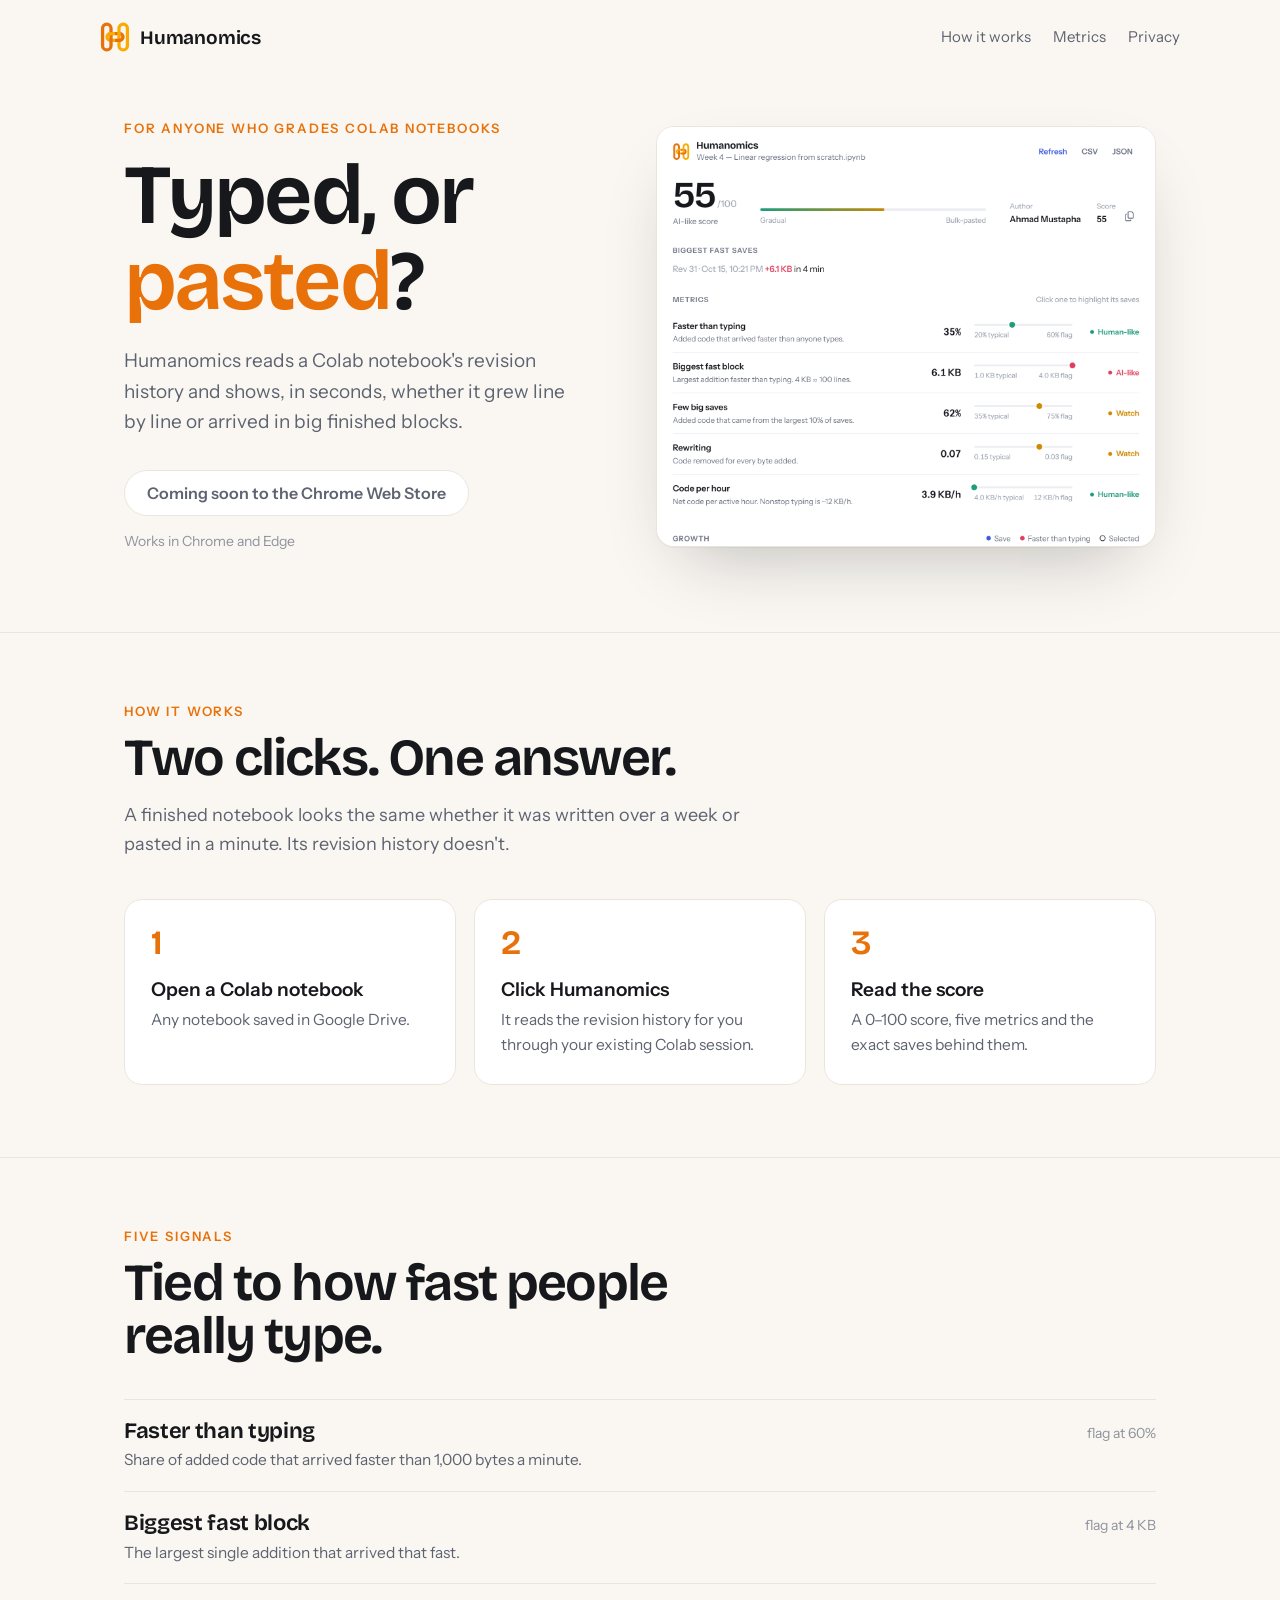
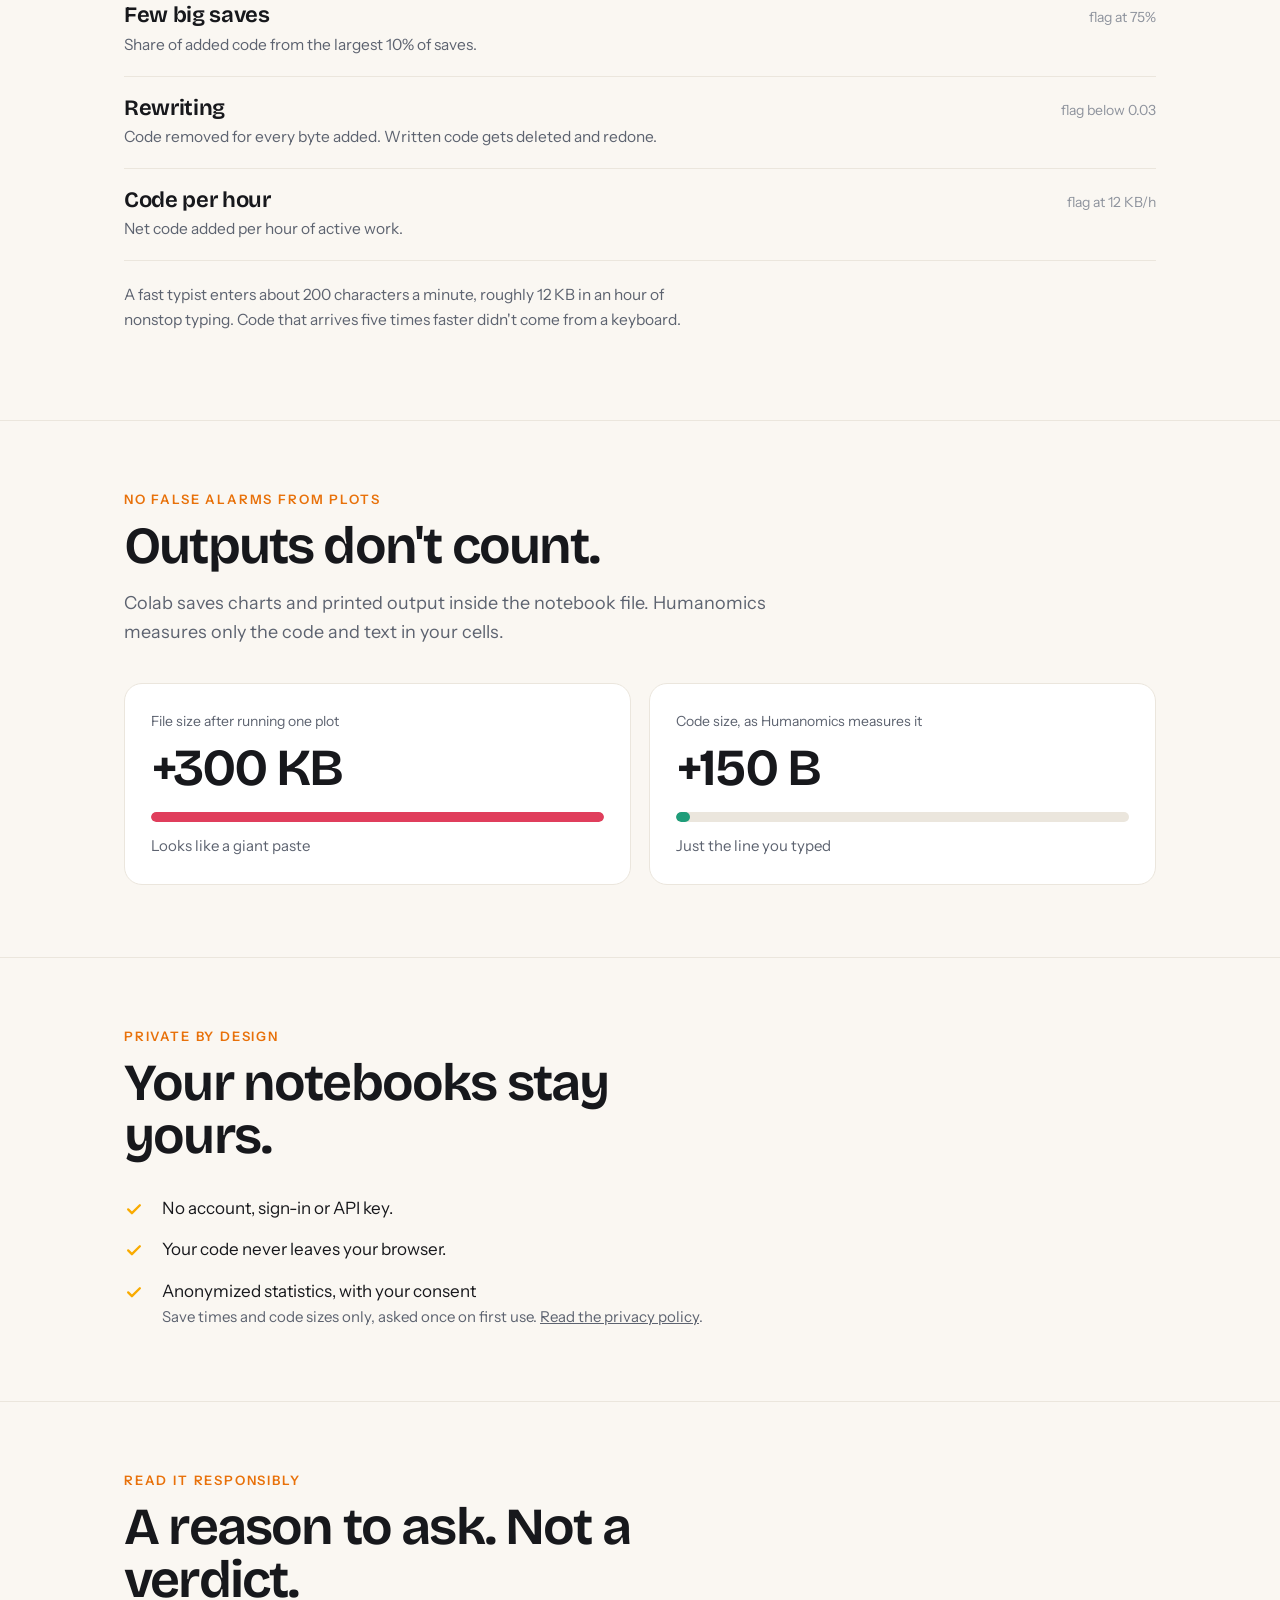
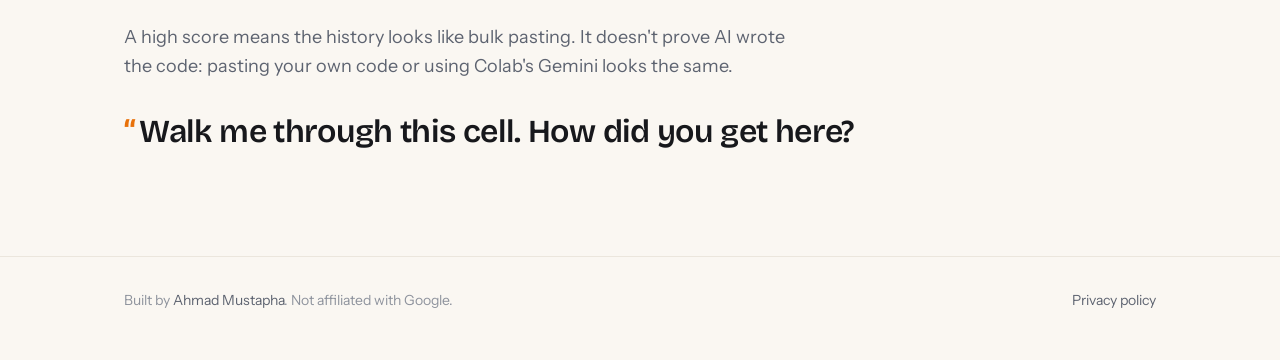
<file: index.html>
<!doctype html>
<html lang="en">
<head>
<meta charset="utf-8">
<meta name="viewport" content="width=device-width, initial-scale=1">
<title>Humanomics · Typed, or pasted?</title>
<meta name="description" content="Humanomics is a browser extension that reads a Google Colab notebook's revision history and scores how much of it looks like bulk-pasted code.">
<meta property="og:title" content="Humanomics · Typed, or pasted?">
<meta property="og:description" content="See how a Colab notebook was really written. A 0–100 score from its revision history, in seconds.">
<meta property="og:image" content="assets/dashboard.png">
<link rel="icon" href="assets/icon32.png">
<link rel="stylesheet" href="site.css">
</head>
<body>

<header class="wrap nav">
  <a class="brand" href="./"><img src="assets/logo.svg" width="30" height="30" alt="">Humanomics</a>
  <nav class="nav-links">
    <a href="#how">How it works</a>
    <a href="#metrics">Metrics</a>
    <a href="privacy.html">Privacy</a>
  </nav>
</header>

<main>
  <div class="wrap hero">
    <div>
      <div class="kicker">For anyone who grades Colab notebooks</div>
      <h1 class="display">Typed, or <span class="accent">pasted</span>?</h1>
      <p>Humanomics reads a Colab notebook's revision history and shows, in seconds, whether it grew line by line or arrived in big finished blocks.</p>
      <div class="cta">
        <span class="btn soon">Coming soon to the Chrome Web Store</span>
        <small>Works in Chrome and Edge</small>
      </div>
    </div>
    <div class="shot">
      <picture>
        <source srcset="assets/dashboard-dark.png" media="(prefers-color-scheme: dark)">
        <img src="assets/dashboard.png" alt="The Humanomics dashboard: a score of 55 out of 100, five metrics and a growth chart">
      </picture>
    </div>
  </div>

  <section id="how">
    <div class="wrap">
      <div class="kicker">How it works</div>
      <h2 class="display">Two clicks. One answer.</h2>
      <p class="lead">A finished notebook looks the same whether it was written over a week or pasted in a minute. Its revision history doesn't.</p>
      <div class="steps">
        <div class="step"><b>1</b><h3>Open a Colab notebook</h3><p>Any notebook saved in Google Drive.</p></div>
        <div class="step"><b>2</b><h3>Click Humanomics</h3><p>It reads the revision history for you through your existing Colab session.</p></div>
        <div class="step"><b>3</b><h3>Read the score</h3><p>A 0–100 score, five metrics and the exact saves behind them.</p></div>
      </div>
    </div>
  </section>

  <section id="metrics">
    <div class="wrap">
      <div class="kicker">Five signals</div>
      <h2 class="display">Tied to how fast people really type.</h2>
      <div class="metrics">
        <div class="metric"><div><h3>Faster than typing</h3><p>Share of added code that arrived faster than 1,000 bytes a minute.</p></div><span>flag at 60%</span></div>
        <div class="metric"><div><h3>Biggest fast block</h3><p>The largest single addition that arrived that fast.</p></div><span>flag at 4 KB</span></div>
        <div class="metric"><div><h3>Few big saves</h3><p>Share of added code from the largest 10% of saves.</p></div><span>flag at 75%</span></div>
        <div class="metric"><div><h3>Rewriting</h3><p>Code removed for every byte added. Written code gets deleted and redone.</p></div><span>flag below 0.03</span></div>
        <div class="metric"><div><h3>Code per hour</h3><p>Net code added per hour of active work.</p></div><span>flag at 12 KB/h</span></div>
      </div>
      <p class="note">A fast typist enters about 200 characters a minute, roughly 12 KB in an hour of nonstop typing. Code that arrives five times faster didn't come from a keyboard.</p>
    </div>
  </section>

  <section>
    <div class="wrap">
      <div class="kicker">No false alarms from plots</div>
      <h2 class="display">Outputs don't count.</h2>
      <p class="lead">Colab saves charts and printed output inside the notebook file. Humanomics measures only the code and text in your cells.</p>
      <div class="split">
        <div class="card">
          <div class="lbl">File size after running one plot</div>
          <div class="num">+300 KB</div>
          <div class="bar"><i style="width:100%;background:var(--red)"></i></div>
          <div class="tag">Looks like a giant paste</div>
        </div>
        <div class="card">
          <div class="lbl">Code size, as Humanomics measures it</div>
          <div class="num">+150 B</div>
          <div class="bar"><i style="width:3%;background:var(--green)"></i></div>
          <div class="tag">Just the line you typed</div>
        </div>
      </div>
    </div>
  </section>

  <section>
    <div class="wrap">
      <div class="kicker">Private by design</div>
      <h2 class="display">Your notebooks stay yours.</h2>
      <ul class="checks">
        <li><svg width="20" height="20" viewBox="0 0 24 24" fill="none" stroke="#f9ab00" stroke-width="2.8" stroke-linecap="round" stroke-linejoin="round" aria-hidden="true"><path d="M5 12.5l4.5 4.5L19 7.5"/></svg><span>No account, sign-in or API key.</span></li>
        <li><svg width="20" height="20" viewBox="0 0 24 24" fill="none" stroke="#f9ab00" stroke-width="2.8" stroke-linecap="round" stroke-linejoin="round" aria-hidden="true"><path d="M5 12.5l4.5 4.5L19 7.5"/></svg><span>Your code never leaves your browser.</span></li>
        <li><svg width="20" height="20" viewBox="0 0 24 24" fill="none" stroke="#f9ab00" stroke-width="2.8" stroke-linecap="round" stroke-linejoin="round" aria-hidden="true"><path d="M5 12.5l4.5 4.5L19 7.5"/></svg><span>Anonymized statistics, with your consent<small>Save times and code sizes only, asked once on first use. <a href="privacy.html">Read the privacy policy</a>.</small></span></li>
      </ul>
    </div>
  </section>

  <section>
    <div class="wrap">
      <div class="kicker">Read it responsibly</div>
      <h2 class="display">A reason to ask. Not a verdict.</h2>
      <p class="lead">A high score means the history looks like bulk pasting. It doesn't prove AI wrote the code: pasting your own code or using Colab's Gemini looks the same.</p>
      <p class="quote">Walk me through this cell. How did you get here?</p>
    </div>
  </section>
</main>

<footer>
  <div class="wrap">
    <span>Built by <a href="https://www.linkedin.com/in/ahmad-mustapha-ml" target="_blank" rel="noopener noreferrer">Ahmad Mustapha</a>. Not affiliated with Google.</span>
    <nav><a href="privacy.html">Privacy policy</a></nav>
  </div>
</footer>

</body>
</html>
</file>
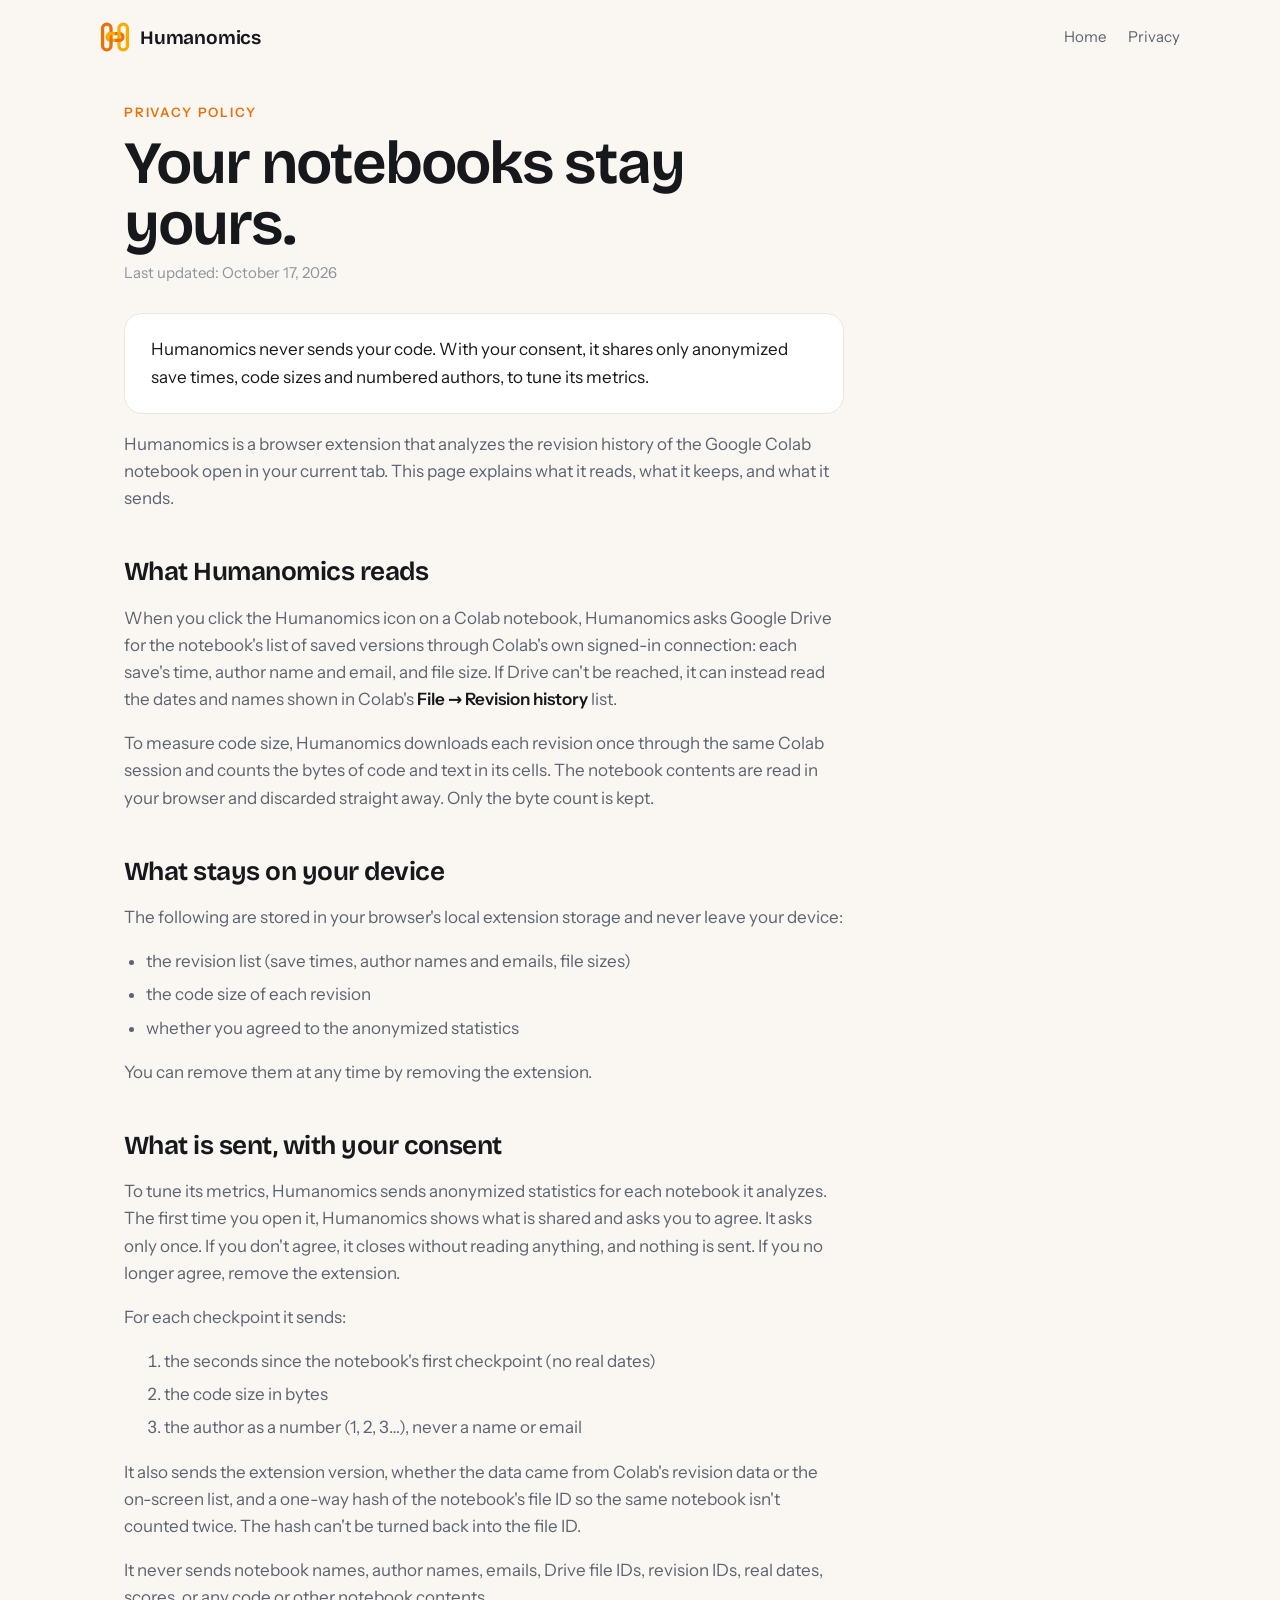
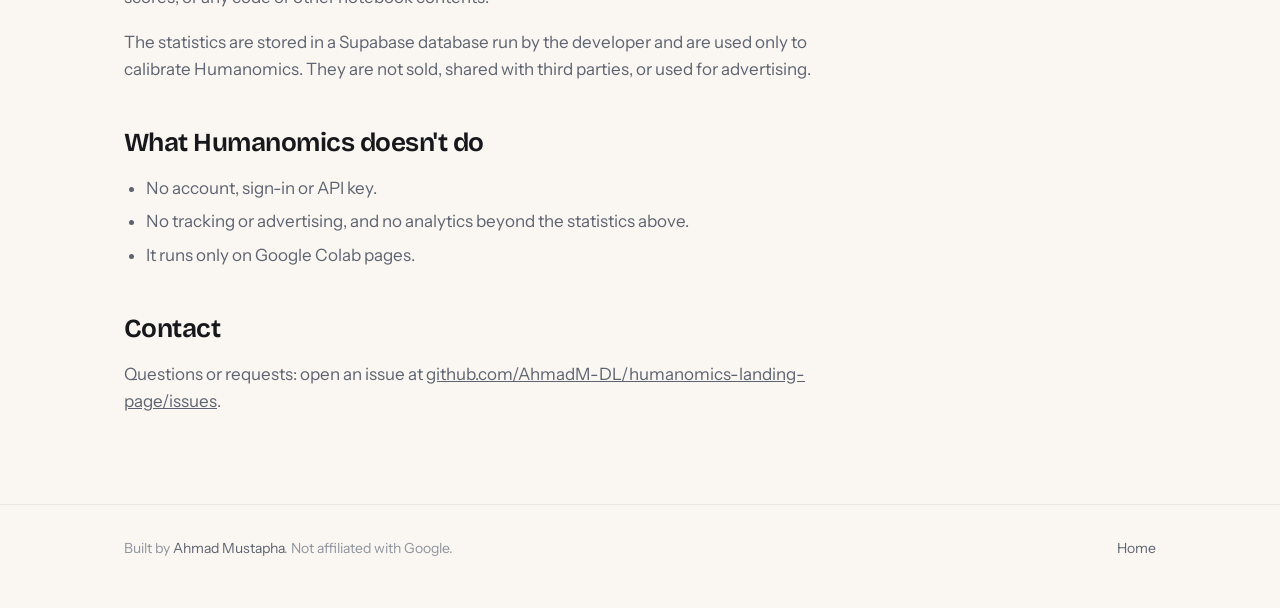
<file: privacy.html>
<!doctype html>
<html lang="en">
<head>
<meta charset="utf-8">
<meta name="viewport" content="width=device-width, initial-scale=1">
<title>Humanomics privacy policy</title>
<meta name="description" content="What the Humanomics browser extension reads, what it keeps on your device, and what it sends.">
<link rel="icon" href="assets/icon32.png">
<link rel="stylesheet" href="site.css">
</head>
<body>

<header class="wrap nav">
  <a class="brand" href="./"><img src="assets/logo.svg" width="30" height="30" alt="">Humanomics</a>
  <nav class="nav-links"><a href="./">Home</a><a href="privacy.html" aria-current="page">Privacy</a></nav>
</header>

<main class="wrap">
  <article class="doc">
    <div class="kicker">Privacy policy</div>
    <h1 class="display">Your notebooks stay yours.</h1>
    <p class="updated">Last updated: October 17, 2026</p>

    <div class="summary"><p>Humanomics never sends your code. With your consent, it shares only anonymized save times, code sizes and numbered authors, to tune its metrics.</p></div>

    <p>Humanomics is a browser extension that analyzes the revision history of the Google Colab notebook open in your current tab. This page explains what it reads, what it keeps, and what it sends.</p>

    <h2>What Humanomics reads</h2>
    <p>When you click the Humanomics icon on a Colab notebook, Humanomics asks Google Drive for the notebook's list of saved versions through Colab's own signed-in connection: each save's time, author name and email, and file size. If Drive can't be reached, it can instead read the dates and names shown in Colab's <strong>File → Revision history</strong> list.</p>
    <p>To measure code size, Humanomics downloads each revision once through the same Colab session and counts the bytes of code and text in its cells. The notebook contents are read in your browser and discarded straight away. Only the byte count is kept.</p>

    <h2>What stays on your device</h2>
    <p>The following are stored in your browser's local extension storage and never leave your device:</p>
    <ul>
      <li>the revision list (save times, author names and emails, file sizes)</li>
      <li>the code size of each revision</li>
      <li>whether you agreed to the anonymized statistics</li>
    </ul>
    <p>You can remove them at any time by removing the extension.</p>

    <h2>What is sent, with your consent</h2>
    <p>To tune its metrics, Humanomics sends anonymized statistics for each notebook it analyzes. The first time you open it, Humanomics shows what is shared and asks you to agree. It asks only once. If you don't agree, it closes without reading anything, and nothing is sent. If you no longer agree, remove the extension.</p>
    <p>For each checkpoint it sends:</p>
    <ol>
      <li>the seconds since the notebook's first checkpoint (no real dates)</li>
      <li>the code size in bytes</li>
      <li>the author as a number (1, 2, 3…), never a name or email</li>
    </ol>
    <p>It also sends the extension version, whether the data came from Colab's revision data or the on-screen list, and a one-way hash of the notebook's file ID so the same notebook isn't counted twice. The hash can't be turned back into the file ID.</p>
    <p>It never sends notebook names, author names, emails, Drive file IDs, revision IDs, real dates, scores, or any code or other notebook contents.</p>
    <p>The statistics are stored in a Supabase database run by the developer and are used only to calibrate Humanomics. They are not sold, shared with third parties, or used for advertising.</p>

    <h2>What Humanomics doesn't do</h2>
    <ul>
      <li>No account, sign-in or API key.</li>
      <li>No tracking or advertising, and no analytics beyond the statistics above.</li>
      <li>It runs only on Google Colab pages.</li>
    </ul>

    <h2>Contact</h2>
    <p>Questions or requests: open an issue at <a href="https://github.com/AhmadM-DL/humanomics-landing-page/issues">github.com/AhmadM-DL/humanomics-landing-page/issues</a>.</p>
  </article>
</main>

<footer>
  <div class="wrap">
    <span>Built by <a href="https://www.linkedin.com/in/ahmad-mustapha-ml" target="_blank" rel="noopener noreferrer">Ahmad Mustapha</a>. Not affiliated with Google.</span>
    <nav><a href="./">Home</a></nav>
  </div>
</footer>

</body>
</html>
</file>
<file: site.css>
@font-face { font-family: "Bricolage Grotesque"; src: url("assets/bricolage-grotesque-latin-wght-normal.woff2") format("woff2"); font-weight: 200 800; font-display: swap; }
@font-face { font-family: "Instrument Sans"; src: url("assets/instrument-sans-latin-400-normal.woff2") format("woff2"); font-weight: 400; font-display: swap; }
@font-face { font-family: "Instrument Sans"; src: url("assets/instrument-sans-latin-600-normal.woff2") format("woff2"); font-weight: 600; font-display: swap; }

:root {
  --bg: #faf7f2;
  --card: #ffffff;
  --ink: #17181c;
  --ink-2: #5d6370;
  --ink-3: #8e939d;
  --rule: #ebe6dd;
  --orange: #e8710a;
  --amber: #f9ab00;
  --blue: #3b5bdb;
  --red: #e03e5c;
  --green: #1f9d7a;
  --shadow: 0 1px 0 rgba(23,24,28,.04), 0 30px 70px -30px rgba(23,24,28,.3);
  --display: "Bricolage Grotesque", system-ui, sans-serif;
  --text: "Instrument Sans", system-ui, -apple-system, "Segoe UI", sans-serif;
  color-scheme: light;
}
@media (prefers-color-scheme: dark) {
  :root {
    --bg: #111317; --card: #181b20; --ink: #eef0f3; --ink-2: #a6acb6; --ink-3: #7b818c;
    --rule: #262a31; --orange: #ff8a2a; --blue: #8ea2ff; --red: #ff7a90; --green: #4fd1a8;
    --shadow: 0 30px 70px -30px rgba(0,0,0,.7);
    color-scheme: dark;
  }
}

* { box-sizing: border-box; }
html { -webkit-text-size-adjust: 100%; }
body { margin: 0; background: var(--bg); color: var(--ink); font: 400 17px/1.6 var(--text); -webkit-font-smoothing: antialiased; }
a { color: inherit; }
img { max-width: 100%; display: block; }
.wrap { max-width: 1080px; margin: 0 auto; padding: 0 24px; }
.display { font-family: var(--display); font-weight: 650; letter-spacing: -0.035em; line-height: 1.02; }
.accent { color: var(--orange); }
.kicker { font: 600 13px/1 var(--text); letter-spacing: .14em; text-transform: uppercase; color: var(--orange); }
:focus-visible { outline: 2px solid var(--blue); outline-offset: 3px; border-radius: 6px; }

/* nav */
.nav { display: flex; align-items: center; justify-content: space-between; gap: 16px; padding: 22px 0; }
.brand { display: flex; align-items: center; gap: 10px; font: 650 19px/1 var(--display); letter-spacing: -0.01em; text-decoration: none; }
.nav-links { display: flex; gap: 22px; font-size: 15px; color: var(--ink-2); }
.nav-links a { text-decoration: none; }
.nav-links a:hover { color: var(--ink); }

/* hero */
.hero { display: grid; grid-template-columns: minmax(0, 1fr) minmax(0, 1.05fr); gap: 56px; align-items: center; padding-top: 48px; padding-bottom: 80px; }
.hero h1 { font-size: clamp(48px, 7vw, 84px); margin: 18px 0 0; }
.hero p { font-size: 19px; color: var(--ink-2); margin: 22px 0 0; max-width: 34ch; }
.cta { display: flex; flex-wrap: wrap; align-items: center; gap: 14px; margin-top: 32px; }
.btn { display: inline-flex; align-items: center; gap: 10px; padding: 14px 22px; border-radius: 999px; background: var(--orange); color: #fff; font: 600 16px/1 var(--text); text-decoration: none; }
.btn.soon { background: var(--card); color: var(--ink-2); border: 1px solid var(--rule); }
.cta small { color: var(--ink-3); font-size: 14px; }
.shot { border-radius: 18px; overflow: hidden; background: var(--card); box-shadow: var(--shadow); border: 1px solid var(--rule); aspect-ratio: 760 / 640; }
.shot img { width: 100%; height: 100%; object-fit: cover; object-position: top; }

/* sections */
section { padding: 72px 0; border-top: 1px solid var(--rule); }
section h2 { font-size: clamp(34px, 4.6vw, 52px); margin: 14px 0 0; max-width: 18ch; }
.lead { color: var(--ink-2); font-size: 18px; margin: 16px 0 0; max-width: 56ch; }

.steps { display: grid; grid-template-columns: repeat(3, minmax(0, 1fr)); gap: 18px; margin-top: 40px; }
.step { background: var(--card); border: 1px solid var(--rule); border-radius: 18px; padding: 26px; }
.step b { font: 650 34px/1 var(--display); color: var(--orange); }
.step h3 { font: 600 19px/1.3 var(--text); margin: 16px 0 6px; }
.step p { color: var(--ink-2); font-size: 15.5px; margin: 0; }

.metrics { margin-top: 36px; border-top: 1px solid var(--rule); }
.metric { display: grid; grid-template-columns: minmax(0, 1fr) auto; gap: 20px; align-items: baseline; padding: 18px 0; border-bottom: 1px solid var(--rule); }
.metric h3 { font: 650 22px/1.2 var(--display); letter-spacing: -0.015em; margin: 0; }
.metric p { color: var(--ink-2); font-size: 15.5px; margin: 4px 0 0; }
.metric span { color: var(--ink-3); font-size: 14px; text-align: right; white-space: nowrap; }
.note { margin-top: 22px; color: var(--ink-2); font-size: 15.5px; max-width: 60ch; }

.split { display: grid; grid-template-columns: repeat(2, minmax(0, 1fr)); gap: 18px; margin-top: 36px; }
.card { background: var(--card); border: 1px solid var(--rule); border-radius: 18px; padding: 26px; }
.card .lbl { font-size: 14px; color: var(--ink-2); }
.card .num { font: 650 52px/1 var(--display); letter-spacing: -0.04em; margin-top: 10px; }
.bar { height: 10px; border-radius: 5px; background: var(--rule); margin-top: 18px; overflow: hidden; }
.bar i { display: block; height: 100%; border-radius: 5px; }
.card .tag { color: var(--ink-2); font-size: 15px; margin-top: 12px; }

.checks { list-style: none; padding: 0; margin: 32px 0 0; display: grid; gap: 14px; max-width: 640px; }
.checks li { display: grid; grid-template-columns: 26px 1fr; gap: 12px; }
.checks svg { margin-top: 4px; }
.checks small { display: block; color: var(--ink-2); font-size: 15px; }

.quote { margin-top: 32px; max-width: 760px; font: 600 clamp(24px, 3vw, 32px)/1.25 var(--display); letter-spacing: -0.02em; }
.quote::before { content: "“"; color: var(--orange); margin-right: 4px; }

/* footer */
footer { border-top: 1px solid var(--rule); padding: 32px 0 48px; color: var(--ink-3); font-size: 14px; }
footer .wrap { display: flex; flex-wrap: wrap; gap: 12px 24px; justify-content: space-between; }
footer nav { display: flex; gap: 20px; }
footer a { text-decoration: none; color: var(--ink-2); }
footer a:hover { color: var(--ink); }

/* privacy page */
.doc { max-width: 720px; padding: 32px 0 72px; }
.doc h1 { font-size: clamp(40px, 6vw, 60px); margin: 14px 0 6px; }
.doc .updated { color: var(--ink-3); font-size: 15px; margin: 0; }
.doc h2 { font: 650 26px/1.2 var(--display); letter-spacing: -0.02em; margin: 44px 0 10px; max-width: none; }
.doc p, .doc li { color: var(--ink-2); }
.doc strong { color: var(--ink); }
.doc ul { padding-left: 22px; }
.doc li { margin: 6px 0; }
.doc .summary { background: var(--card); border: 1px solid var(--rule); border-radius: 18px; padding: 22px 26px; margin-top: 28px; }
.doc .summary p { margin: 0; color: var(--ink); }

@media (max-width: 860px) {
  .hero { grid-template-columns: 1fr; gap: 40px; padding-top: 40px; padding-bottom: 56px; }
  .steps, .split { grid-template-columns: 1fr; }
  .nav-links { gap: 16px; font-size: 14px; }
  section { padding: 56px 0; }
}
@media (max-width: 480px) {
  .wrap { padding: 0 16px; }
  .nav-links a:not(:last-child) { display: none; }
  .metric { grid-template-columns: 1fr; gap: 4px; }
  .metric span { text-align: left; }
}
</file>
